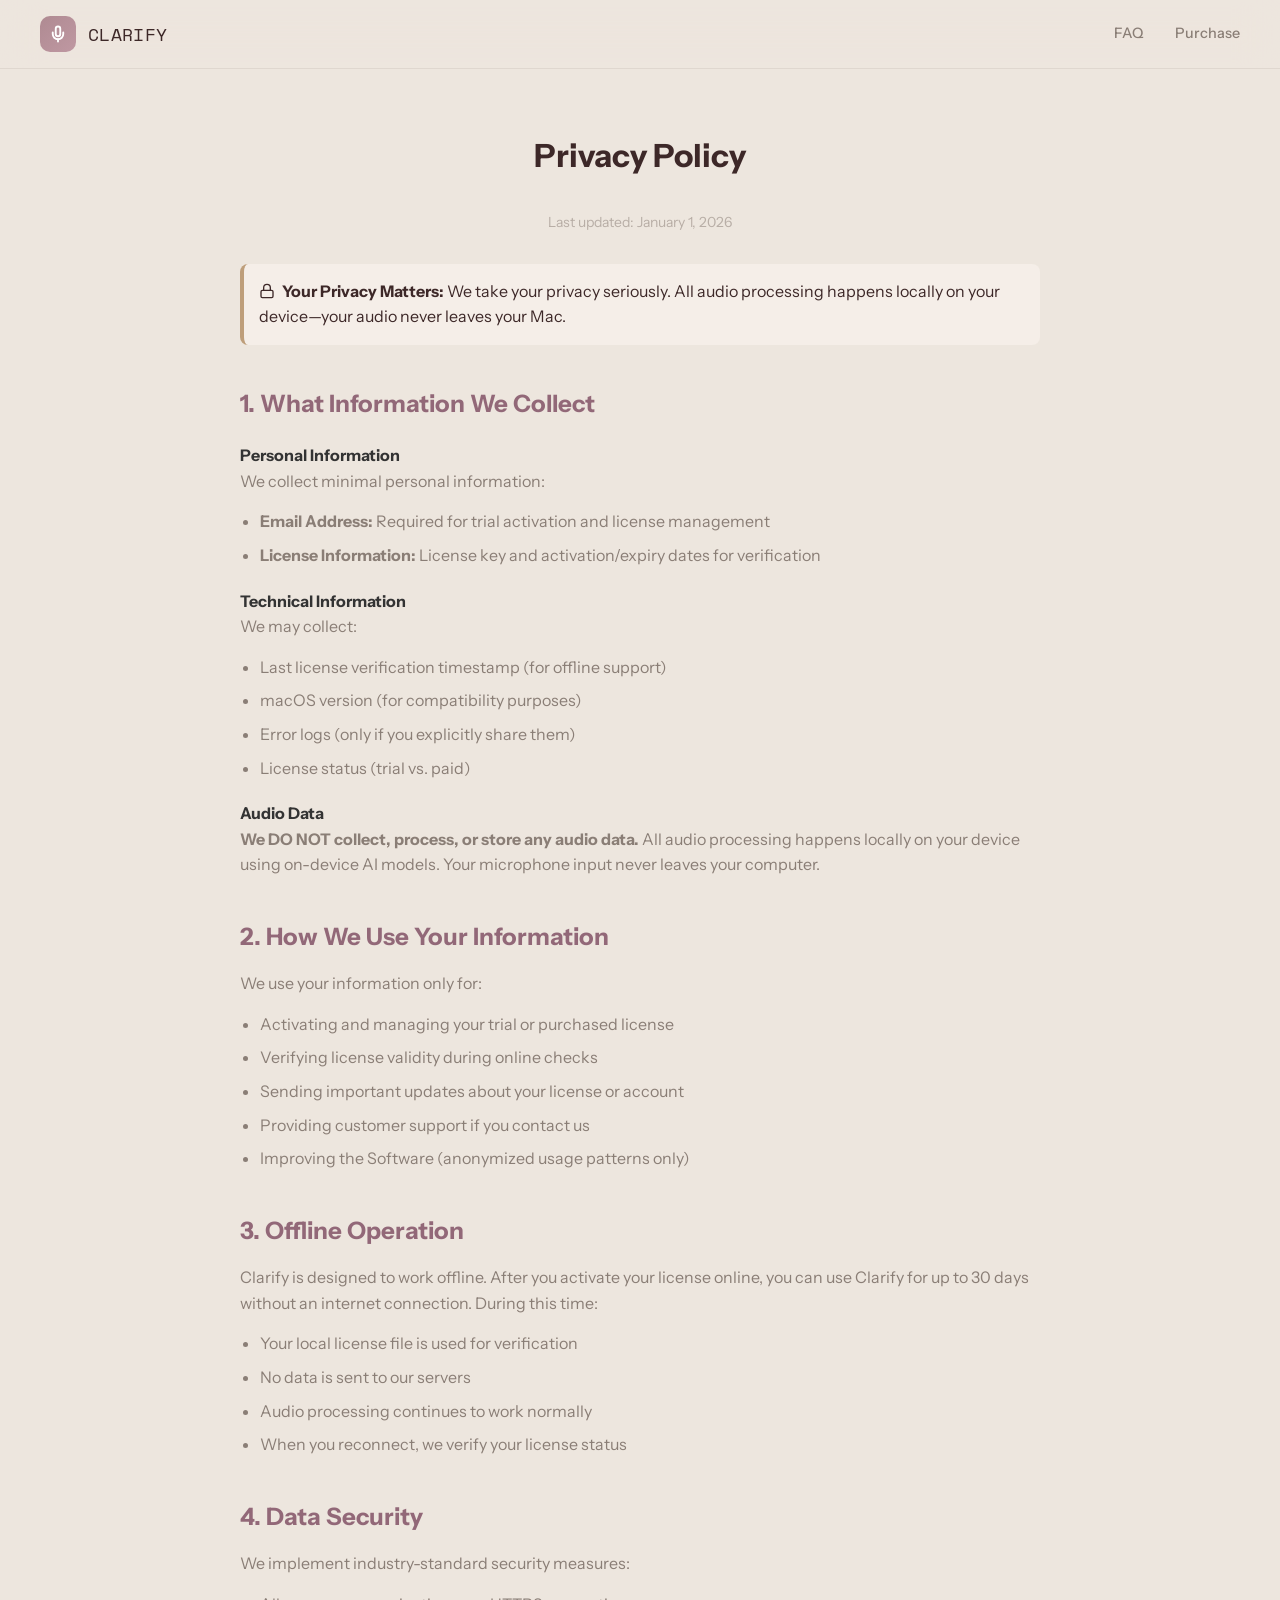
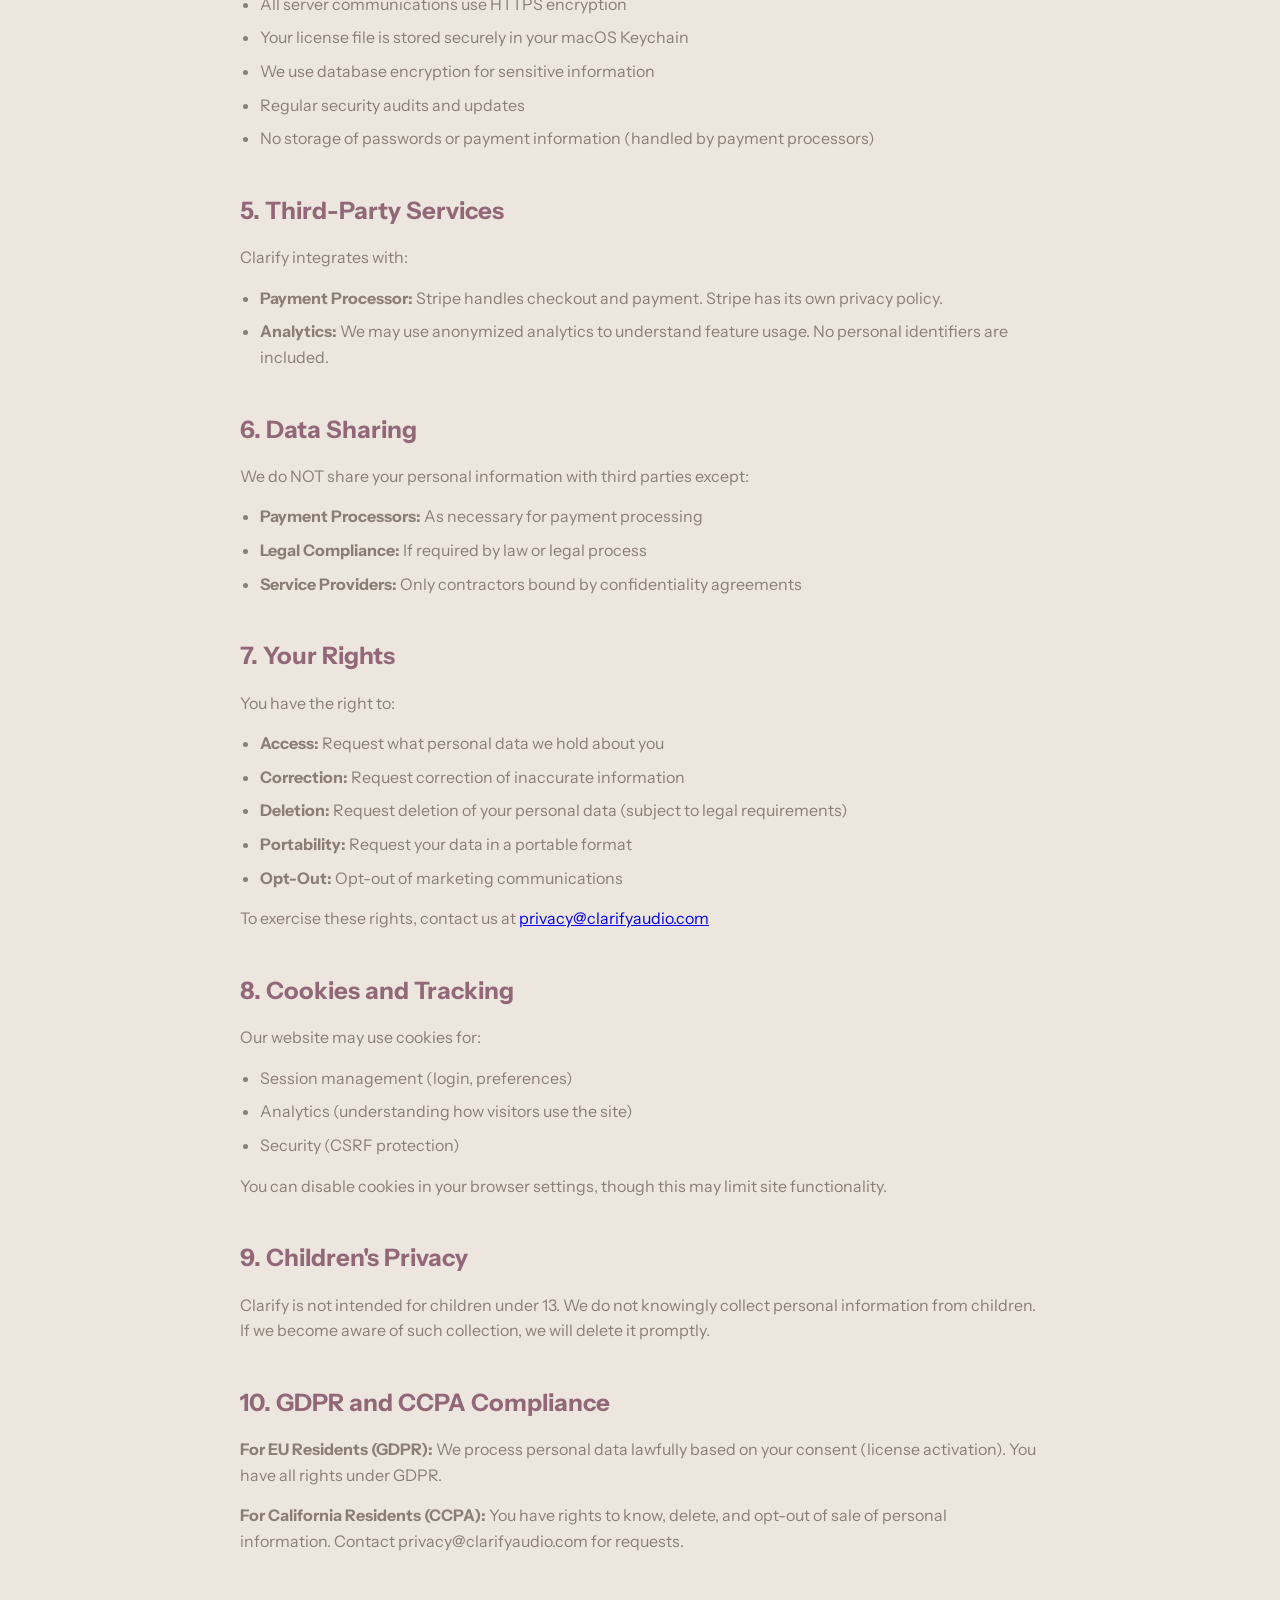
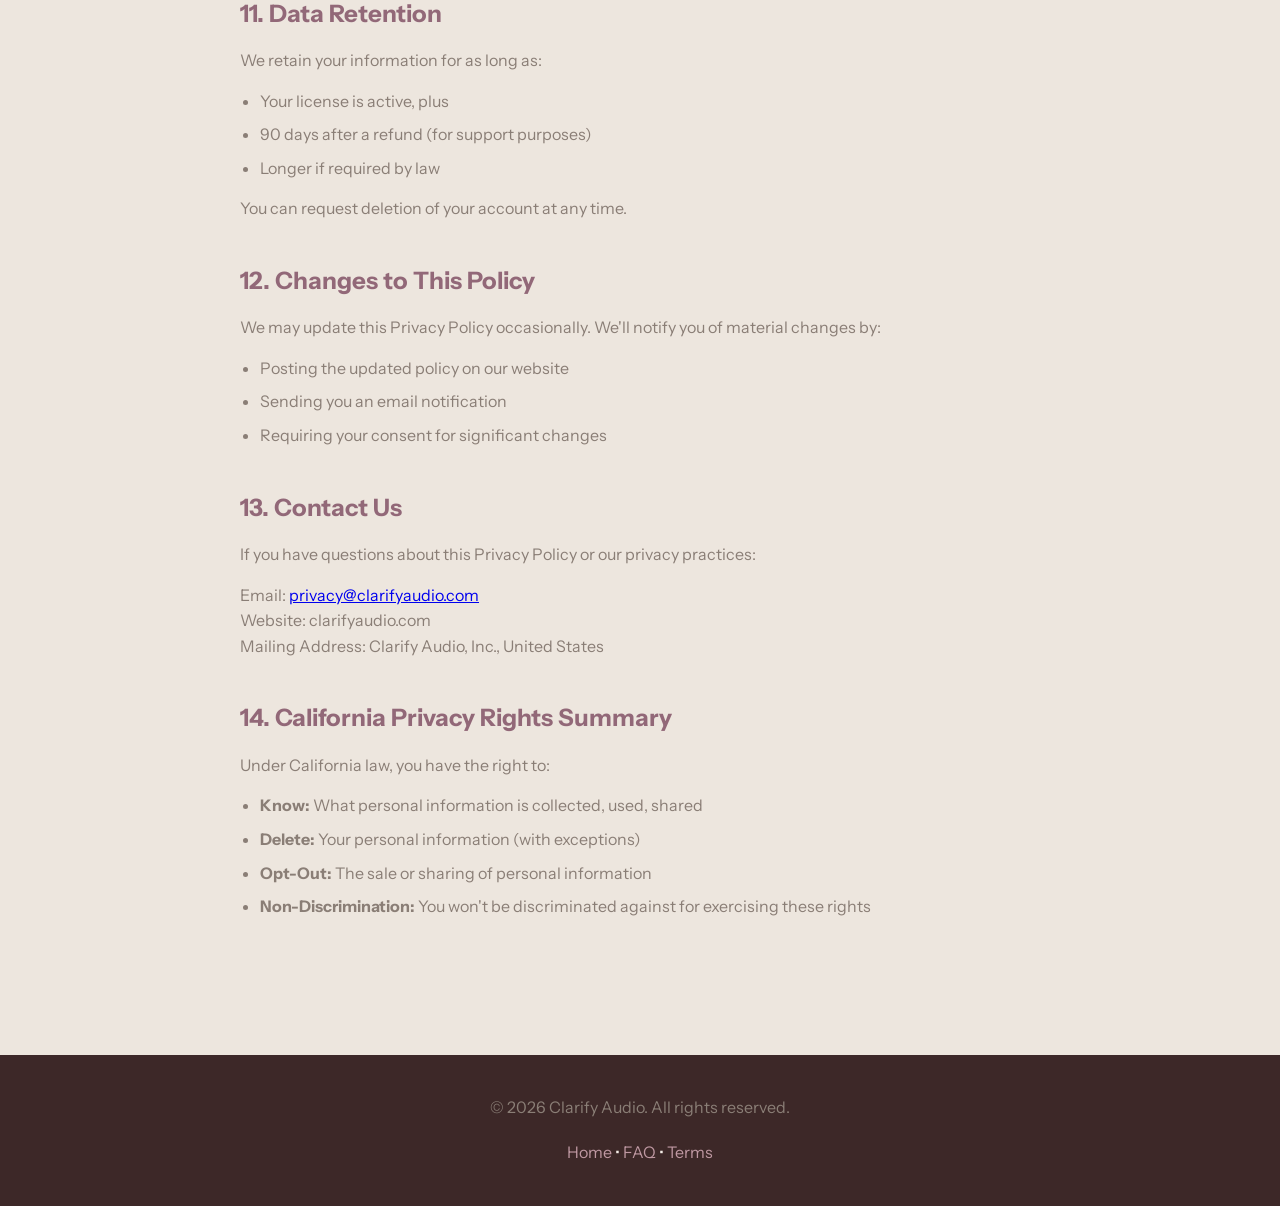
<file: privacy.html>
<!DOCTYPE html>
<html lang="en">
<head>
    <meta charset="UTF-8">
    <meta name="viewport" content="width=device-width, initial-scale=1.0">
    <link rel="icon" type="image/x-icon" href="/favicon.ico">
    <link rel="icon" type="image/png" href="/favicon.png">
    <link rel="apple-touch-icon" href="/apple-touch-icon.png">
    <title>Privacy Policy - Clarify</title>
    <link rel="preconnect" href="https://fonts.googleapis.com">
    <link rel="preconnect" href="https://fonts.gstatic.com" crossorigin>
    <link href="https://fonts.googleapis.com/css2?family=Instrument+Sans:wght@400;500;600;700&family=Space+Mono:wght@400;700&display=swap" rel="stylesheet">
    <style>
        * {
            margin: 0;
            padding: 0;
            box-sizing: border-box;
        }
        
        body {
            font-family: 'Instrument Sans', -apple-system, BlinkMacSystemFont, "Segoe UI", Roboto, sans-serif;
            line-height: 1.6;
            color: #3D2828;
            background: #EDE6DE;
        }
        
        nav {
            position: fixed;
            top: 0;
            left: 0;
            right: 0;
            z-index: 1000;
            padding: 1rem 2rem;
            background: rgba(237, 230, 222, 0.85);
            backdrop-filter: blur(20px) saturate(180%);
            border-bottom: 1px solid rgba(61, 40, 40, 0.08);
        }

        .nav-container {
            max-width: 1200px;
            margin: 0 auto;
            display: flex;
            justify-content: space-between;
            align-items: center;
        }

        .logo {
            font-family: 'Space Mono', monospace;
            font-size: 1.1rem;
            font-weight: 400;
            color: #3D2828;
            text-decoration: none;
            display: flex;
            align-items: center;
            gap: 0.75rem;
            letter-spacing: 0.02em;
        }

        .logo-mark {
            width: 36px;
            height: 36px;
            background: linear-gradient(135deg, #AF8A92, #BF98A2);
            border-radius: 10px;
            display: flex;
            align-items: center;
            justify-content: center;
        }

        .nav-links {
            display: flex;
            gap: 2rem;
            align-items: center;
        }

        .nav-links a {
            color: #8A7E76;
            text-decoration: none;
            font-size: 0.9rem;
            font-weight: 500;
            transition: color 0.2s;
        }

        .nav-links a:hover {
            color: #3D2828;
        }
        
        main {
            margin-top: 70px;
            min-height: 80vh;
            padding: 60px 20px;
        }
        
        .container {
            max-width: 800px;
            margin: 0 auto;
        }
        
        h1 {
            text-align: center;
            margin-bottom: 30px;
            color: #3D2828;
        }

        h2 {
            color: #926878;
            margin-top: 40px;
            margin-bottom: 15px;
        }
        
        p {
            margin-bottom: 15px;
            color: #8A7E76;
        }
        
        ul, ol {
            margin-left: 20px;
            margin-bottom: 15px;
        }
        
        li {
            margin-bottom: 8px;
            color: #8A7E76;
        }
        
        .last-updated {
            text-align: center;
            color: #B8AEA6;
            margin-bottom: 30px;
            font-size: 14px;
        }
        
        .highlight {
            background: #F5EEE8;
            padding: 15px;
            border-radius: 8px;
            margin: 20px 0;
            border-left: 4px solid #BE9E7A;
        }
        
        footer {
            background: #3D2828;
            color: #F5EEE8;
            padding: 40px 20px;
            text-align: center;
            margin-top: 60px;
        }
        
        footer a {
            color: #BF98A2;
            text-decoration: none;
        }
    </style>
</head>
<body>
    <nav>
        <div class="nav-container">
            <a href="/" class="logo">
                <div class="logo-mark">
                    <svg width="18" height="18" viewBox="0 0 24 24" fill="none" stroke="white" stroke-width="2.5" stroke-linecap="round" stroke-linejoin="round">
                        <path d="M12 2a3 3 0 0 0-3 3v7a3 3 0 0 0 6 0V5a3 3 0 0 0-3-3z"/>
                        <path d="M19 10v2a7 7 0 0 1-14 0v-2"/>
                        <line x1="12" y1="19" x2="12" y2="22"/>
                    </svg>
                </div>
                CLARIFY
            </a>
            <div class="nav-links">
                <a href="/#faq">FAQ</a>
                <a href="https://app.clarifyaudio.com/purchase.html">Purchase</a>
            </div>
        </div>
    </nav>

    <main>
        <div class="container">
            <h1>Privacy Policy</h1>
            <div class="last-updated">Last updated: January 1, 2026</div>

            <div class="highlight">
                <strong><svg width="16" height="16" viewBox="0 0 24 24" fill="none" stroke="currentColor" stroke-width="2" stroke-linecap="round" stroke-linejoin="round" style="vertical-align: -2px; margin-right: 4px;"><rect x="3" y="11" width="18" height="11" rx="2" ry="2"/><path d="M7 11V7a5 5 0 0 1 10 0v4"/></svg> Your Privacy Matters:</strong> We take your privacy seriously. All audio processing happens locally on your device—your audio never leaves your Mac.
            </div>

            <h2>1. What Information We Collect</h2>
            
            <h3 style="color: #333; font-size: 16px; margin-top: 20px;">Personal Information</h3>
            <p>We collect minimal personal information:</p>
            <ul>
                <li><strong>Email Address:</strong> Required for trial activation and license management</li>
                <li><strong>License Information:</strong> License key and activation/expiry dates for verification</li>
            </ul>

            <h3 style="color: #333; font-size: 16px; margin-top: 20px;">Technical Information</h3>
            <p>We may collect:</p>
            <ul>
                <li>Last license verification timestamp (for offline support)</li>
                <li>macOS version (for compatibility purposes)</li>
                <li>Error logs (only if you explicitly share them)</li>
                <li>License status (trial vs. paid)</li>
            </ul>

            <h3 style="color: #333; font-size: 16px; margin-top: 20px;">Audio Data</h3>
            <p><strong>We DO NOT collect, process, or store any audio data.</strong> All audio processing happens locally on your device using on-device AI models. Your microphone input never leaves your computer.</p>

            <h2>2. How We Use Your Information</h2>
            <p>We use your information only for:</p>
            <ul>
                <li>Activating and managing your trial or purchased license</li>
                <li>Verifying license validity during online checks</li>
                <li>Sending important updates about your license or account</li>
                <li>Providing customer support if you contact us</li>
                <li>Improving the Software (anonymized usage patterns only)</li>
            </ul>

            <h2>3. Offline Operation</h2>
            <p>Clarify is designed to work offline. After you activate your license online, you can use Clarify for up to 30 days without an internet connection. During this time:</p>
            <ul>
                <li>Your local license file is used for verification</li>
                <li>No data is sent to our servers</li>
                <li>Audio processing continues to work normally</li>
                <li>When you reconnect, we verify your license status</li>
            </ul>

            <h2>4. Data Security</h2>
            <p>We implement industry-standard security measures:</p>
            <ul>
                <li>All server communications use HTTPS encryption</li>
                <li>Your license file is stored securely in your macOS Keychain</li>
                <li>We use database encryption for sensitive information</li>
                <li>Regular security audits and updates</li>
                <li>No storage of passwords or payment information (handled by payment processors)</li>
            </ul>

            <h2>5. Third-Party Services</h2>
            <p>Clarify integrates with:</p>
            <ul>
                <li><strong>Payment Processor:</strong> Stripe handles checkout and payment. Stripe has its own privacy policy.</li>
                <li><strong>Analytics:</strong> We may use anonymized analytics to understand feature usage. No personal identifiers are included.</li>
            </ul>

            <h2>6. Data Sharing</h2>
            <p>We do NOT share your personal information with third parties except:</p>
            <ul>
                <li><strong>Payment Processors:</strong> As necessary for payment processing</li>
                <li><strong>Legal Compliance:</strong> If required by law or legal process</li>
                <li><strong>Service Providers:</strong> Only contractors bound by confidentiality agreements</li>
            </ul>

            <h2>7. Your Rights</h2>
            <p>You have the right to:</p>
            <ul>
                <li><strong>Access:</strong> Request what personal data we hold about you</li>
                <li><strong>Correction:</strong> Request correction of inaccurate information</li>
                <li><strong>Deletion:</strong> Request deletion of your personal data (subject to legal requirements)</li>
                <li><strong>Portability:</strong> Request your data in a portable format</li>
                <li><strong>Opt-Out:</strong> Opt-out of marketing communications</li>
            </ul>
            <p>To exercise these rights, contact us at <a href="mailto:privacy@clarifyaudio.com">privacy@clarifyaudio.com</a></p>

            <h2>8. Cookies and Tracking</h2>
            <p>Our website may use cookies for:</p>
            <ul>
                <li>Session management (login, preferences)</li>
                <li>Analytics (understanding how visitors use the site)</li>
                <li>Security (CSRF protection)</li>
            </ul>
            <p>You can disable cookies in your browser settings, though this may limit site functionality.</p>

            <h2>9. Children's Privacy</h2>
            <p>Clarify is not intended for children under 13. We do not knowingly collect personal information from children. If we become aware of such collection, we will delete it promptly.</p>

            <h2>10. GDPR and CCPA Compliance</h2>
            <p><strong>For EU Residents (GDPR):</strong> We process personal data lawfully based on your consent (license activation). You have all rights under GDPR.</p>
            <p><strong>For California Residents (CCPA):</strong> You have rights to know, delete, and opt-out of sale of personal information. Contact privacy@clarifyaudio.com for requests.</p>

            <h2>11. Data Retention</h2>
            <p>We retain your information for as long as:</p>
            <ul>
                <li>Your license is active, plus</li>
                <li>90 days after a refund (for support purposes)</li>
                <li>Longer if required by law</li>
            </ul>
            <p>You can request deletion of your account at any time.</p>

            <h2>12. Changes to This Policy</h2>
            <p>We may update this Privacy Policy occasionally. We'll notify you of material changes by:</p>
            <ul>
                <li>Posting the updated policy on our website</li>
                <li>Sending you an email notification</li>
                <li>Requiring your consent for significant changes</li>
            </ul>

            <h2>13. Contact Us</h2>
            <p>If you have questions about this Privacy Policy or our privacy practices:</p>
            <p>
                Email: <a href="mailto:privacy@clarifyaudio.com">privacy@clarifyaudio.com</a><br>
                Website: clarifyaudio.com<br>
                Mailing Address: Clarify Audio, Inc., United States
            </p>

            <h2>14. California Privacy Rights Summary</h2>
            <p>Under California law, you have the right to:</p>
            <ul>
                <li><strong>Know:</strong> What personal information is collected, used, shared</li>
                <li><strong>Delete:</strong> Your personal information (with exceptions)</li>
                <li><strong>Opt-Out:</strong> The sale or sharing of personal information</li>
                <li><strong>Non-Discrimination:</strong> You won't be discriminated against for exercising these rights</li>
            </ul>
        </div>
    </main>

    <footer>
        <div class="container">
            <p>&copy; 2026 Clarify Audio. All rights reserved.</p>
            <div style="margin-top: 20px;">
                <a href="/">Home</a> •
                <a href="/#faq">FAQ</a> •
                <a href="/terms.html">Terms</a>
            </div>
        </div>
    </footer>
</body>
</html>
</file>
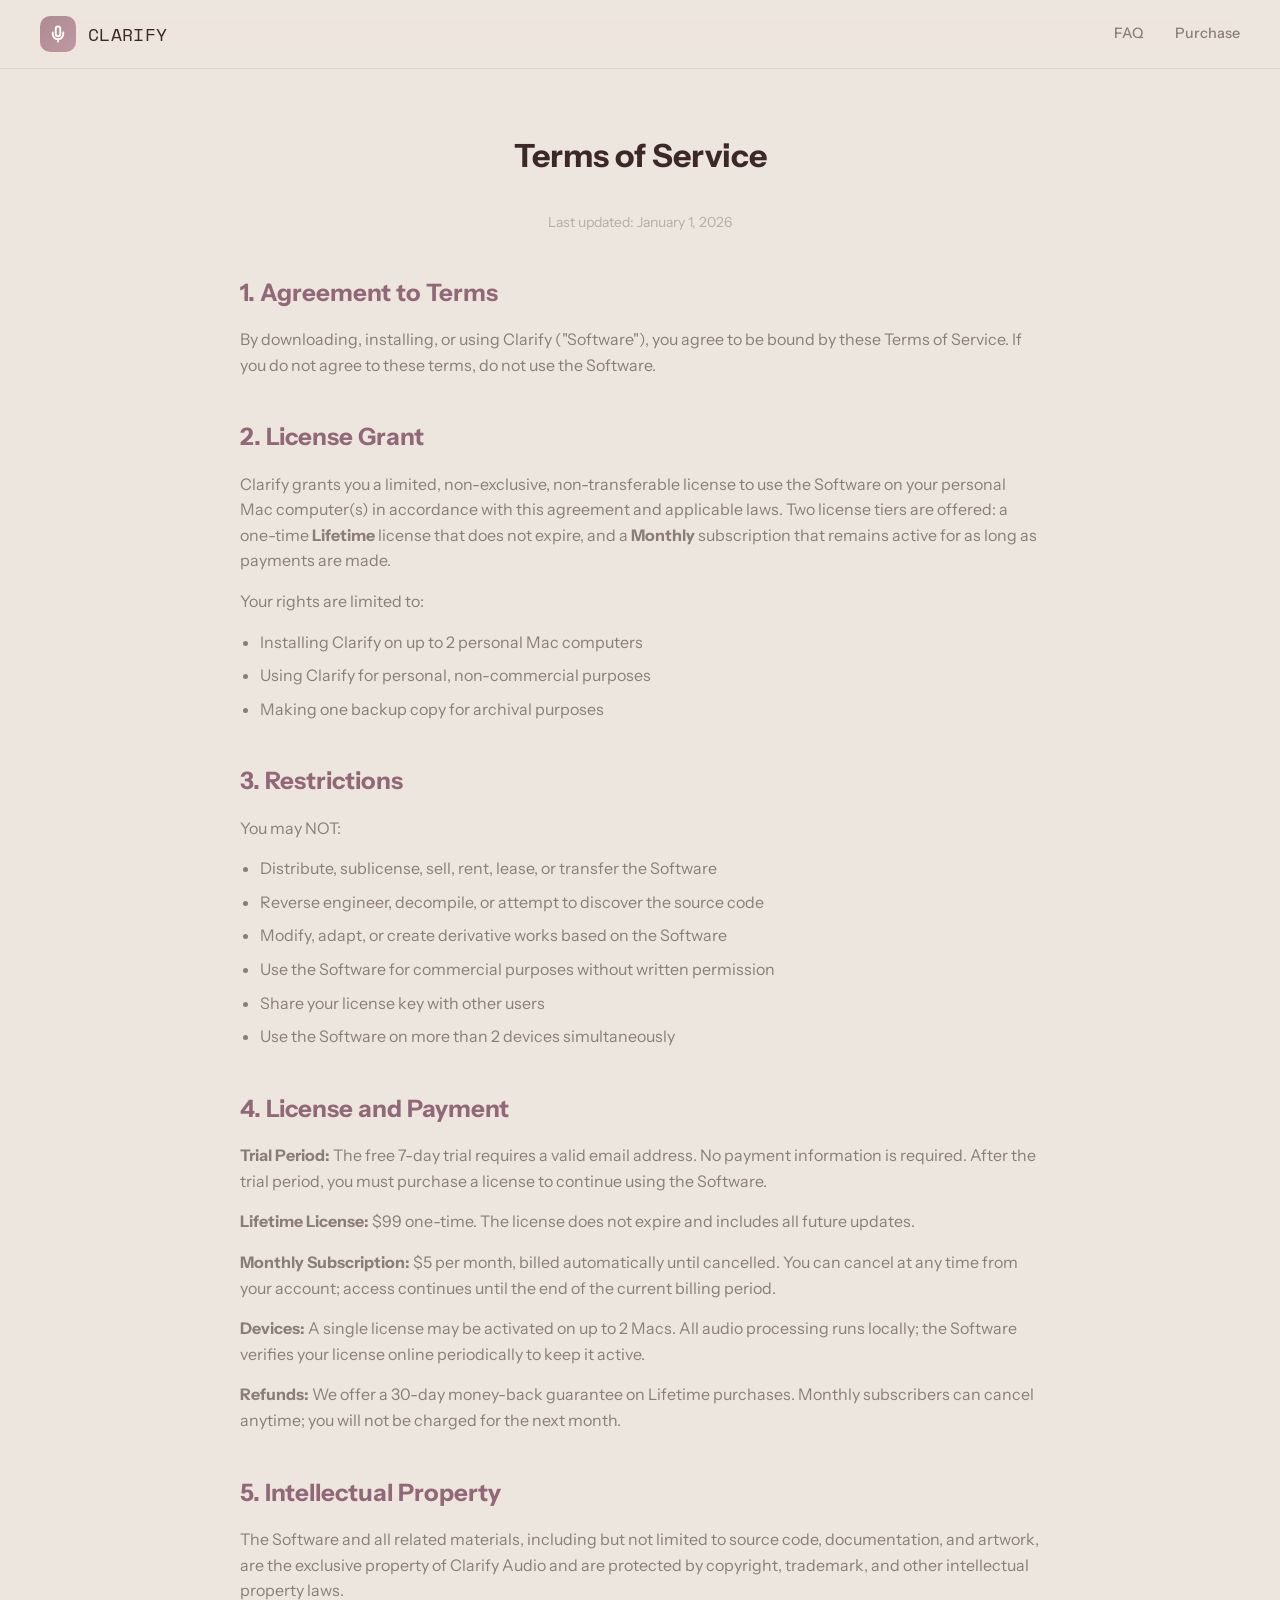
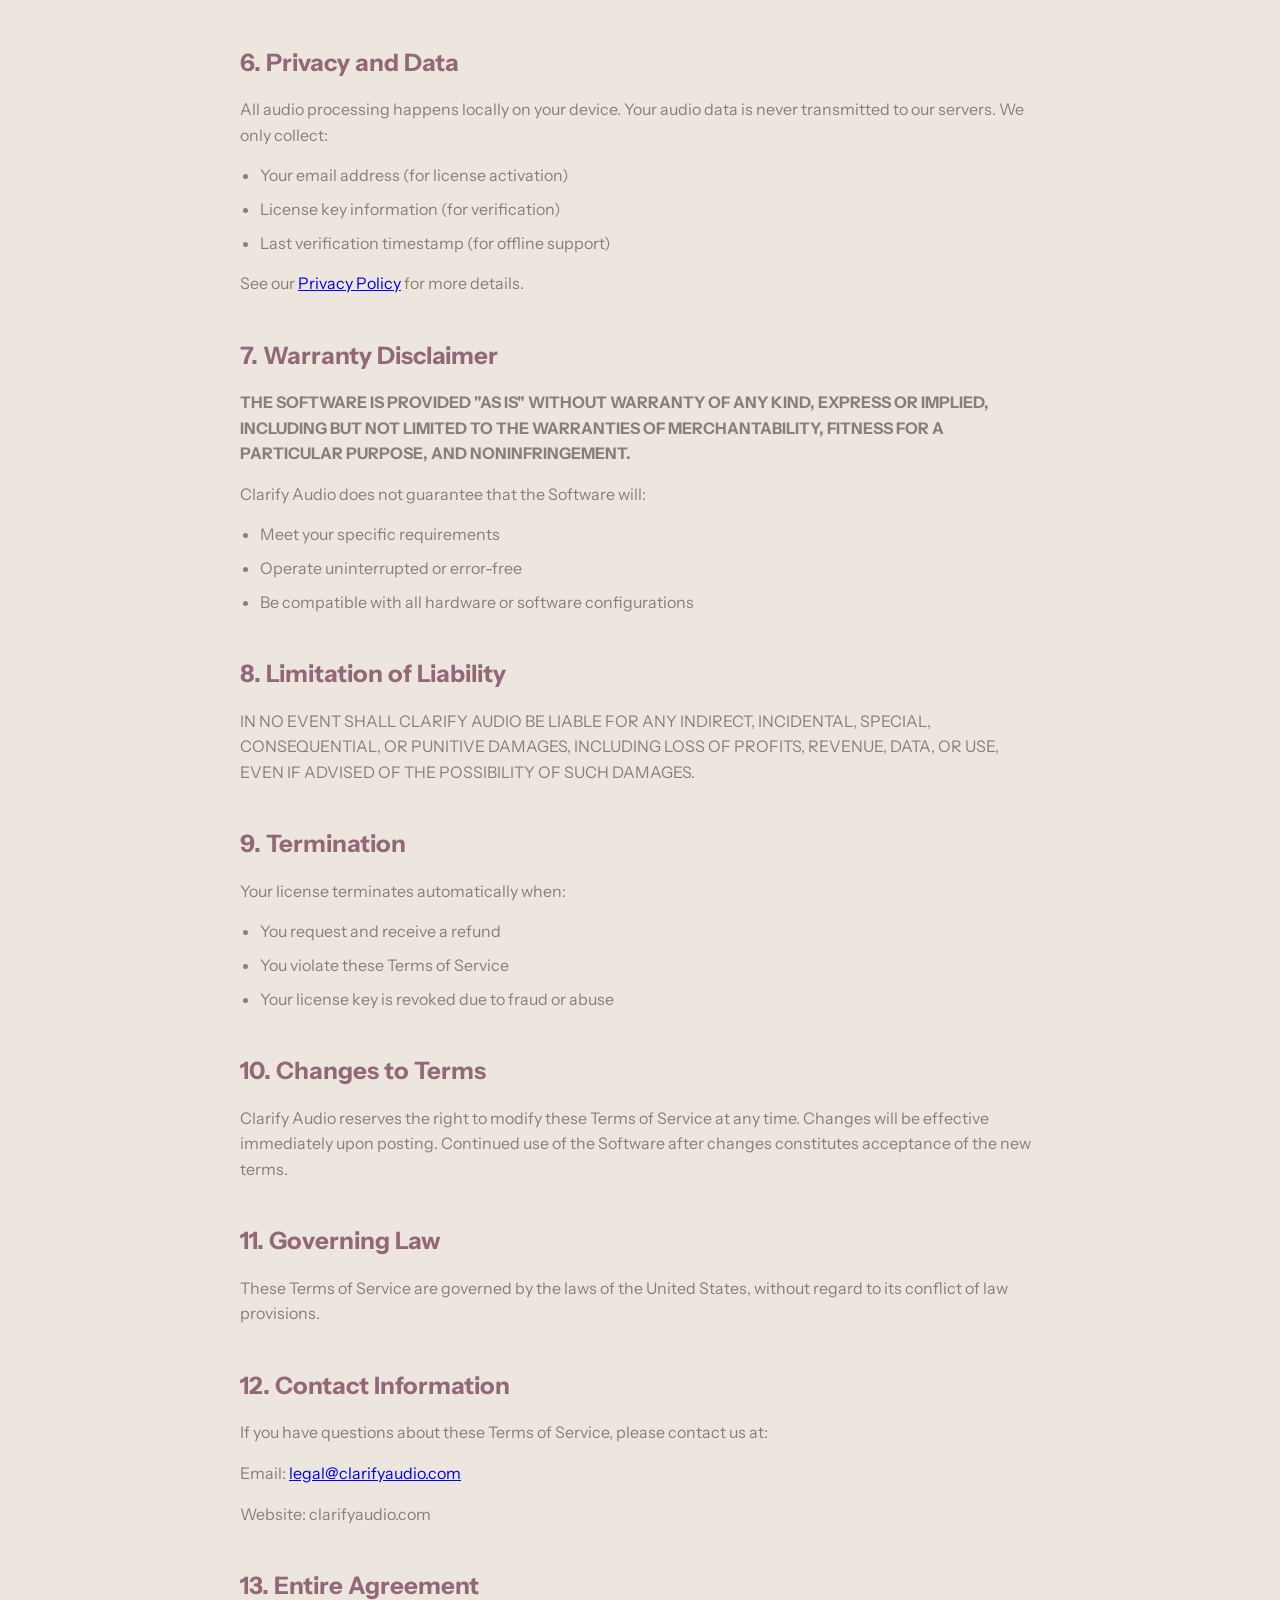
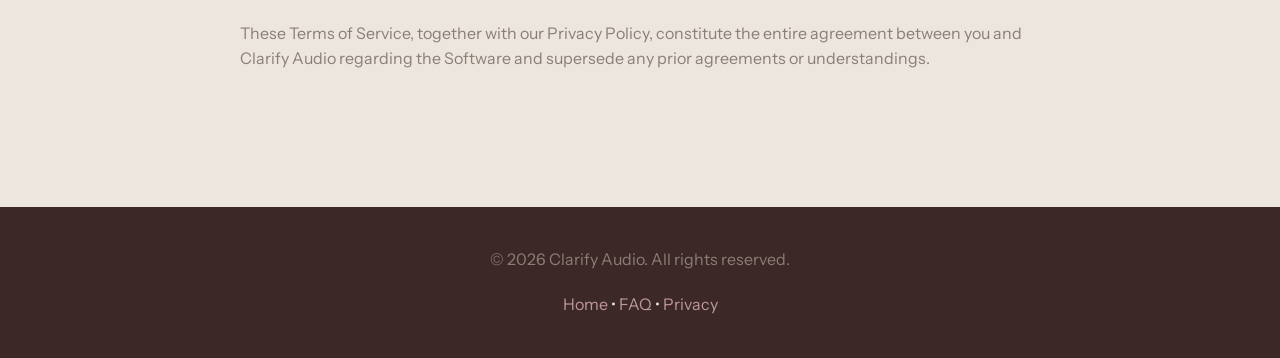
<file: terms.html>
<!DOCTYPE html>
<html lang="en">
<head>
    <meta charset="UTF-8">
    <meta name="viewport" content="width=device-width, initial-scale=1.0">
    <link rel="icon" type="image/x-icon" href="/favicon.ico">
    <link rel="icon" type="image/png" href="/favicon.png">
    <link rel="apple-touch-icon" href="/apple-touch-icon.png">
    <title>Terms of Service - Clarify</title>
    <link rel="preconnect" href="https://fonts.googleapis.com">
    <link rel="preconnect" href="https://fonts.gstatic.com" crossorigin>
    <link href="https://fonts.googleapis.com/css2?family=Instrument+Sans:wght@400;500;600;700&family=Space+Mono:wght@400;700&display=swap" rel="stylesheet">
    <style>
        * {
            margin: 0;
            padding: 0;
            box-sizing: border-box;
        }
        
        body {
            font-family: 'Instrument Sans', -apple-system, BlinkMacSystemFont, "Segoe UI", Roboto, sans-serif;
            line-height: 1.6;
            color: #3D2828;
            background: #EDE6DE;
        }
        
        nav {
            position: fixed;
            top: 0;
            left: 0;
            right: 0;
            z-index: 1000;
            padding: 1rem 2rem;
            background: rgba(237, 230, 222, 0.85);
            backdrop-filter: blur(20px) saturate(180%);
            border-bottom: 1px solid rgba(61, 40, 40, 0.08);
        }

        .nav-container {
            max-width: 1200px;
            margin: 0 auto;
            display: flex;
            justify-content: space-between;
            align-items: center;
        }

        .logo {
            font-family: 'Space Mono', monospace;
            font-size: 1.1rem;
            font-weight: 400;
            color: #3D2828;
            text-decoration: none;
            display: flex;
            align-items: center;
            gap: 0.75rem;
            letter-spacing: 0.02em;
        }

        .logo-mark {
            width: 36px;
            height: 36px;
            background: linear-gradient(135deg, #AF8A92, #BF98A2);
            border-radius: 10px;
            display: flex;
            align-items: center;
            justify-content: center;
        }

        .nav-links {
            display: flex;
            gap: 2rem;
            align-items: center;
        }

        .nav-links a {
            color: #8A7E76;
            text-decoration: none;
            font-size: 0.9rem;
            font-weight: 500;
            transition: color 0.2s;
        }

        .nav-links a:hover {
            color: #3D2828;
        }
        
        main {
            margin-top: 70px;
            min-height: 80vh;
            padding: 60px 20px;
        }
        
        .container {
            max-width: 800px;
            margin: 0 auto;
        }
        
        h1 {
            text-align: center;
            margin-bottom: 30px;
            color: #3D2828;
        }

        h2 {
            color: #926878;
            margin-top: 40px;
            margin-bottom: 15px;
        }
        
        p {
            margin-bottom: 15px;
            color: #8A7E76;
        }
        
        ul, ol {
            margin-left: 20px;
            margin-bottom: 15px;
        }
        
        li {
            margin-bottom: 8px;
            color: #8A7E76;
        }
        
        .last-updated {
            text-align: center;
            color: #B8AEA6;
            margin-bottom: 30px;
            font-size: 14px;
        }
        
        footer {
            background: #3D2828;
            color: #F5EEE8;
            padding: 40px 20px;
            text-align: center;
            margin-top: 60px;
        }
        
        footer a {
            color: #BF98A2;
            text-decoration: none;
        }
    </style>
</head>
<body>
    <nav>
        <div class="nav-container">
            <a href="/" class="logo">
                <div class="logo-mark">
                    <svg width="18" height="18" viewBox="0 0 24 24" fill="none" stroke="white" stroke-width="2.5" stroke-linecap="round" stroke-linejoin="round">
                        <path d="M12 2a3 3 0 0 0-3 3v7a3 3 0 0 0 6 0V5a3 3 0 0 0-3-3z"/>
                        <path d="M19 10v2a7 7 0 0 1-14 0v-2"/>
                        <line x1="12" y1="19" x2="12" y2="22"/>
                    </svg>
                </div>
                CLARIFY
            </a>
            <div class="nav-links">
                <a href="/#faq">FAQ</a>
                <a href="https://app.clarifyaudio.com/purchase.html">Purchase</a>
            </div>
        </div>
    </nav>

    <main>
        <div class="container">
            <h1>Terms of Service</h1>
            <div class="last-updated">Last updated: January 1, 2026</div>

            <h2>1. Agreement to Terms</h2>
            <p>By downloading, installing, or using Clarify ("Software"), you agree to be bound by these Terms of Service. If you do not agree to these terms, do not use the Software.</p>

            <h2>2. License Grant</h2>
            <p>Clarify grants you a limited, non-exclusive, non-transferable license to use the Software on your personal Mac computer(s) in accordance with this agreement and applicable laws. Two license tiers are offered: a one-time <strong>Lifetime</strong> license that does not expire, and a <strong>Monthly</strong> subscription that remains active for as long as payments are made.</p>
            
            <p>Your rights are limited to:</p>
            <ul>
                <li>Installing Clarify on up to 2 personal Mac computers</li>
                <li>Using Clarify for personal, non-commercial purposes</li>
                <li>Making one backup copy for archival purposes</li>
            </ul>

            <h2>3. Restrictions</h2>
            <p>You may NOT:</p>
            <ul>
                <li>Distribute, sublicense, sell, rent, lease, or transfer the Software</li>
                <li>Reverse engineer, decompile, or attempt to discover the source code</li>
                <li>Modify, adapt, or create derivative works based on the Software</li>
                <li>Use the Software for commercial purposes without written permission</li>
                <li>Share your license key with other users</li>
                <li>Use the Software on more than 2 devices simultaneously</li>
            </ul>

            <h2>4. License and Payment</h2>
            <p><strong>Trial Period:</strong> The free 7-day trial requires a valid email address. No payment information is required. After the trial period, you must purchase a license to continue using the Software.</p>

            <p><strong>Lifetime License:</strong> $99 one-time. The license does not expire and includes all future updates.</p>

            <p><strong>Monthly Subscription:</strong> $5 per month, billed automatically until cancelled. You can cancel at any time from your account; access continues until the end of the current billing period.</p>

            <p><strong>Devices:</strong> A single license may be activated on up to 2 Macs. All audio processing runs locally; the Software verifies your license online periodically to keep it active.</p>

            <p><strong>Refunds:</strong> We offer a 30-day money-back guarantee on Lifetime purchases. Monthly subscribers can cancel anytime; you will not be charged for the next month.</p>

            <h2>5. Intellectual Property</h2>
            <p>The Software and all related materials, including but not limited to source code, documentation, and artwork, are the exclusive property of Clarify Audio and are protected by copyright, trademark, and other intellectual property laws.</p>

            <h2>6. Privacy and Data</h2>
            <p>All audio processing happens locally on your device. Your audio data is never transmitted to our servers. We only collect:</p>
            <ul>
                <li>Your email address (for license activation)</li>
                <li>License key information (for verification)</li>
                <li>Last verification timestamp (for offline support)</li>
            </ul>
            <p>See our <a href="/privacy.html">Privacy Policy</a> for more details.</p>

            <h2>7. Warranty Disclaimer</h2>
            <p><strong>THE SOFTWARE IS PROVIDED "AS IS" WITHOUT WARRANTY OF ANY KIND, EXPRESS OR IMPLIED, INCLUDING BUT NOT LIMITED TO THE WARRANTIES OF MERCHANTABILITY, FITNESS FOR A PARTICULAR PURPOSE, AND NONINFRINGEMENT.</strong></p>
            
            <p>Clarify Audio does not guarantee that the Software will:</p>
            <ul>
                <li>Meet your specific requirements</li>
                <li>Operate uninterrupted or error-free</li>
                <li>Be compatible with all hardware or software configurations</li>
            </ul>

            <h2>8. Limitation of Liability</h2>
            <p>IN NO EVENT SHALL CLARIFY AUDIO BE LIABLE FOR ANY INDIRECT, INCIDENTAL, SPECIAL, CONSEQUENTIAL, OR PUNITIVE DAMAGES, INCLUDING LOSS OF PROFITS, REVENUE, DATA, OR USE, EVEN IF ADVISED OF THE POSSIBILITY OF SUCH DAMAGES.</p>

            <h2>9. Termination</h2>
            <p>Your license terminates automatically when:</p>
            <ul>
                <li>You request and receive a refund</li>
                <li>You violate these Terms of Service</li>
                <li>Your license key is revoked due to fraud or abuse</li>
            </ul>

            <h2>10. Changes to Terms</h2>
            <p>Clarify Audio reserves the right to modify these Terms of Service at any time. Changes will be effective immediately upon posting. Continued use of the Software after changes constitutes acceptance of the new terms.</p>

            <h2>11. Governing Law</h2>
            <p>These Terms of Service are governed by the laws of the United States, without regard to its conflict of law provisions.</p>

            <h2>12. Contact Information</h2>
            <p>If you have questions about these Terms of Service, please contact us at:</p>
            <p>Email: <a href="mailto:legal@clarifyaudio.com">legal@clarifyaudio.com</a></p>
            <p>Website: clarifyaudio.com</p>

            <h2>13. Entire Agreement</h2>
            <p>These Terms of Service, together with our Privacy Policy, constitute the entire agreement between you and Clarify Audio regarding the Software and supersede any prior agreements or understandings.</p>
        </div>
    </main>

    <footer>
        <div class="container">
            <p>&copy; 2026 Clarify Audio. All rights reserved.</p>
            <div style="margin-top: 20px;">
                <a href="/">Home</a> •
                <a href="/#faq">FAQ</a> •
                <a href="/privacy.html">Privacy</a>
            </div>
        </div>
    </footer>
</body>
</html>
</file>
